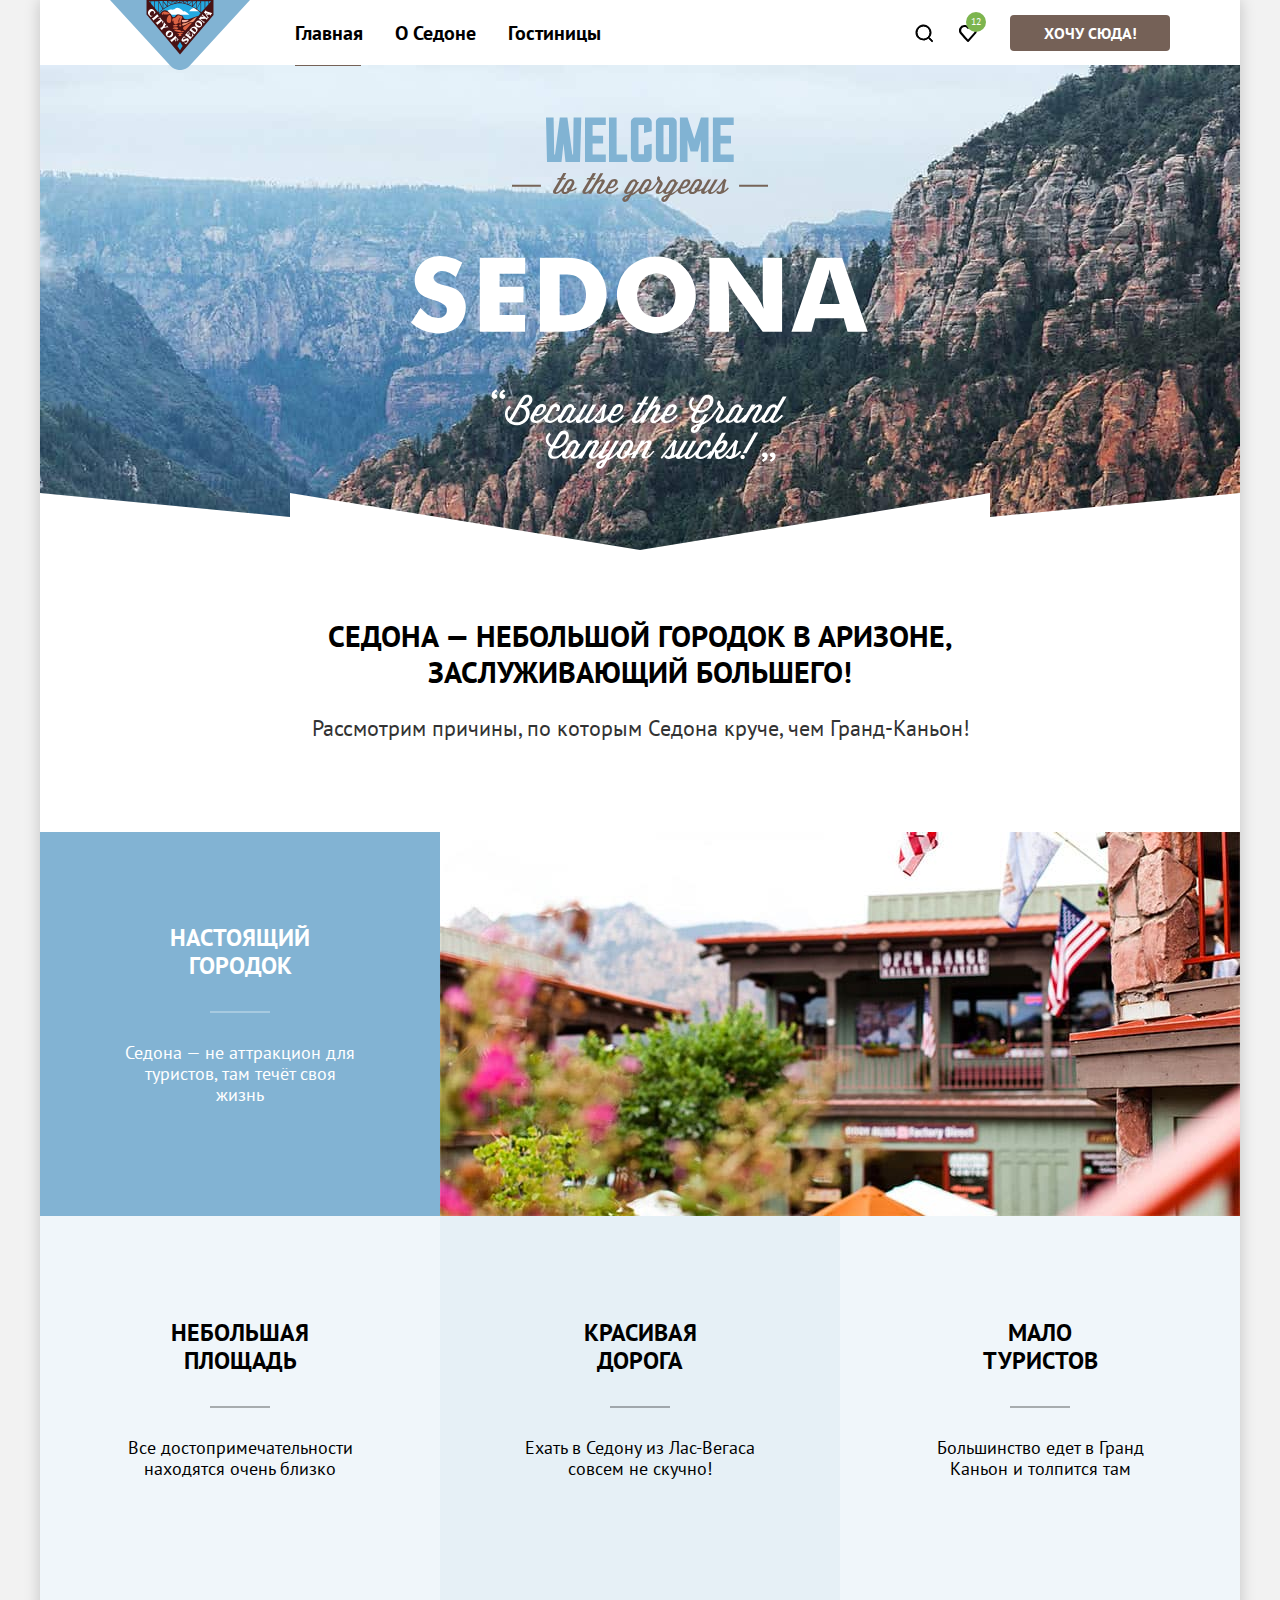
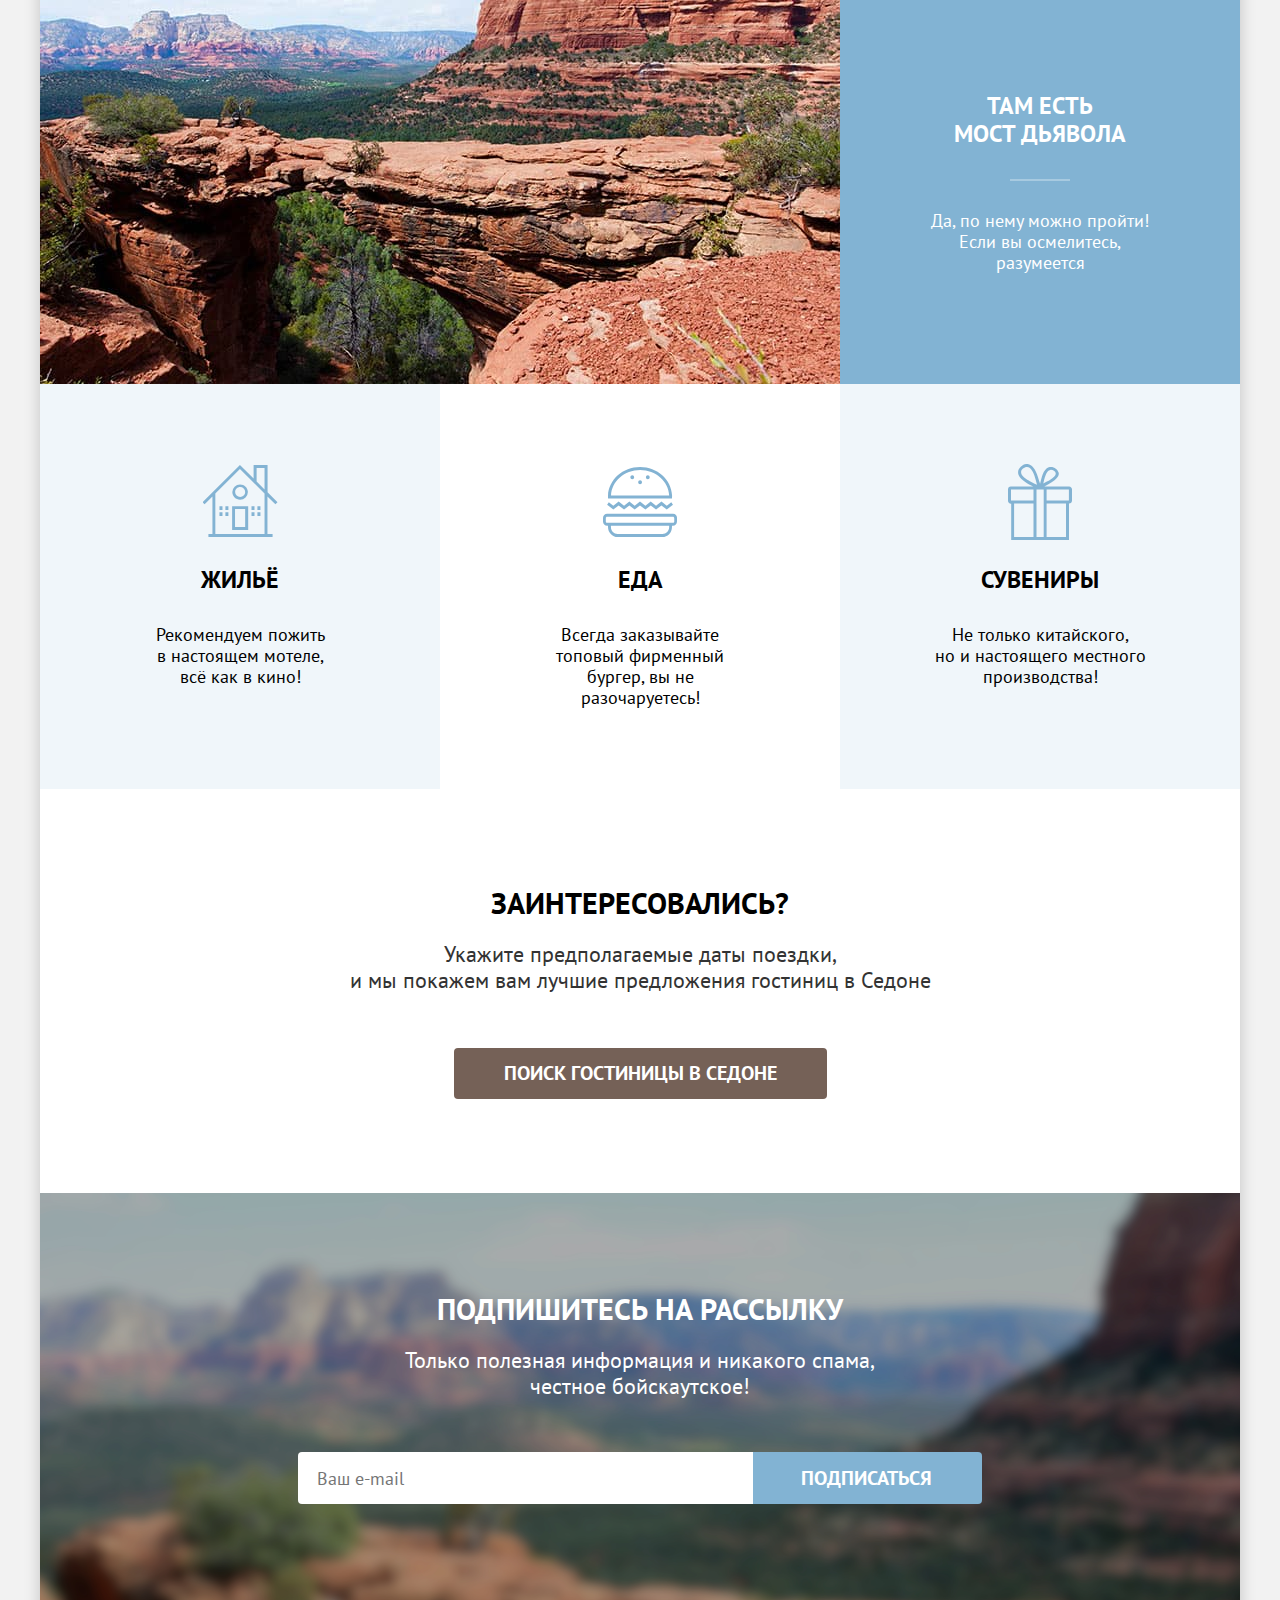
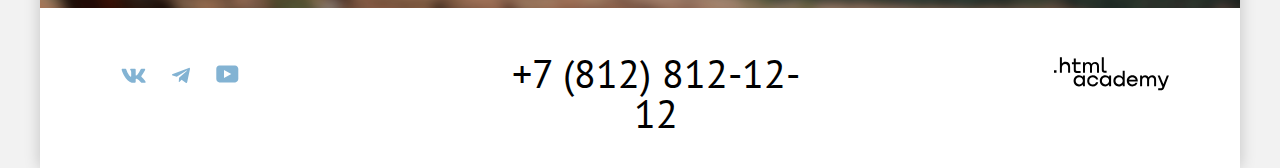
<file: index.html>
<!DOCTYPE html>
<html lang="ru">
  <head>
    <link rel="icon" href="favicon.ico">
    <link rel="icon" type="image/png" href="./images/favicon.png">
    <meta charset="utf-8">
    <title>HTML Academy: Седона</title>
    <link rel="stylesheet" href="styles/styles.css">
  </head>
  <body>
    <div class="page-container">
      <header class="page-header">
        <a class="logo-link" href="#">
          <svg width="140" height="70" fill="none" xmlns="http://www.w3.org/2000/svg">
            <g clip-path="url(#a)">
              <path d="M140 0H0l60.36 65.7c5.28 5.8 14 5.8 19.28 0L140 0Z" fill="#81B3D3" />
              <path d="M37.23.5 69.8 38.4 102.26.7 37.23.5Z" fill="#23A9E1" />
              <path
                d="M61.99 14.7h17.55c-1.32-.8-4.47-4.6-6.1-3.2-.1.1-4.96-5.7-8.1-2.9-2.75 2.5-4.06-.3-7.1 1.6-3.66 2.4 2.02 3.7 3.75 4.5Zm27.08-3.5-9.94.1c3.96-4.5 5.68-4 9.94-.1Z"
                fill="#fff" />
              <path
                d="M99.01 3.6V1.2h2.13l-2.13 2.4ZM49.11 13c.1.1 2.43-2.4 6.18-4.9 3.45-2.3 8.72-4.9 14.6-4.9 5.9 0 11.27 2.7 14.72 5 3.75 2.4 6.09 4.8 6.19 4.9l-2.54 3c-4.56.6-7.81 3.9-12.27 3.2-2.24-.4-2.34-1.6-2.95-2.9-.5-1-1.32-.8-2.33-1.2-.91-.4-1.52-1.1-3.45-.7-1.62.4-1.83 2.9-3.96 2.8-1.11-.1-1.21-1.6-2.84-3.6-4.16-4.9-7.95-4.29-10.59.21L49.1 13ZM40.57 1.2v1.9l-1.62-1.9h1.62Zm54.68 0h3.25v3L95.26 8V1.2ZM91.1 12.6V1.2h3.55v7.4l-3.55 4Zm-.5-10.4v9.9a26.33 26.33 0 0 0-3.66-3l3.65-6.9Zm-4.17-.3v6.8c-.5-.3-.9-.7-1.52-1-.7-.4-1.42-.9-2.23-1.3l3.75-4.5Zm-4.46-.2V6c-1.01-.5-2.13-1-3.14-1.5l3.14-2.8Zm.61-.5h3.75l-3.75 4.6V1.2Zm4.36 0h3.65l-3.65 7.1V1.2Zm-8.93 0h3.96l-3.55 3.1c-.1 0-.2-.1-.3-.1l-.1-3Zm-.5.4V4c-1.02-.4-2.03-.7-3.15-.9l3.15-1.5Zm-4.26 0v1.3L71 2.6l2.24-1Zm-6.9 0 2.23 1c-.81 0-1.52.1-2.23.3V1.6Zm-4.16 0 3.14 1.5c-1.11.2-2.13.5-3.14.9V1.6Zm3.65 1.2L62.5 1.2h3.35v1.6Zm3.55-.4-2.84-1.3h2.84v1.3Zm.71-1.2h2.94L70.1 2.5V1.2Zm3.76 0h3.24l-3.24 1.6V1.2ZM61.28 4.3l-3.56-3.1h3.96v3l-.4.1Zm-3.66-2.6 3.15 2.7c-1.12.4-2.13.9-3.15 1.5V1.7Zm-4.36.2 3.65 4.5a22.9 22.9 0 0 0-3.65 2.4V1.9ZM49 2.2l3.65 7c-1.32 1-2.53 2-3.65 3.2V2.2Zm3.75 6L49.1 1.1h3.65v7.1Zm4.37-2.5-3.76-4.6h3.76v4.6ZM44.33 7.5 41.1 3.7V1.2h3.24v6.3Zm.61-6.3h3.55v11.2l-3.55-4.2v-7ZM36.52 0v14.6L70 54.5 103.48 15V0H36.52Z"
                fill="#491213" />
              <path d="M67.36 46 70 41.8l2.64 4.2L70 50.2 67.36 46Z" fill="#23A9E1" />
              <path
                d="M75.28 30.6c-3.45-2-2.64-3.5.2-4.9 1.52-.7 4.87-3.4 6.19-2.5l-6.4 7.4Zm-2.34 2.5c-2.03-.1-4.36-.4-6.39.1 1.22.3 4.26 1.2 1.42 1.9 1.02 1.4 2.64 1.3 3.65.1-.4-.2-.7-.5-1.01-.7 1.11-.3 2.13-.9 2.33-1.4Zm1.22-1.6c-.91-.8-1.93-.8-2.74 0-1.22-2.1-5.48-1.4-7.5-1.7 1.1 2.6 9.73 3.1 10.24 1.7Zm-6.9-2.2c-1.62-.5-6.9-.4-3.45-1.8 1.12-.4 6.8.1 3.45 1.8Zm2.03-3c-.5-1.1.4-2.4 1.72-1.4 1.22.8-.6 2-1.72 1.4Zm-2.94.1c-2.34.7-5.38-.8-1.63-1.5 2.34-.5 4.77.5 1.63 1.5-.1 0 .1 0 0 0Zm-2.64-6.2c-.5 1.6-1.52 1.9-1.42 0 .1-2.3 1.62-1.7 3.25-2.6 1.31-.7 2.03-3.4 4.36-1.8 1.01.7 2.23.1 2.53 1.2 0-.1-2.94 6.7-1.31 6.7-3.25 0-1.83-3.8-.61-6.4-1.22.6-3.15 4.3-1.52 5-.82 1.1-3.45 2.6-4.77 1.5-1.12-1-.51-2.3-.51-3.6ZM59.65 23c-5.68 0-1.82-8.6.1-8.1 2.24.7 1.93 8.2-.1 8.1Zm-6.29-8.2c-2.64-.1-1.52-2.6.3-3.1 1.73-.5 5.28 1.1 6.5 2.2-1.83.6-4.16.5-6.19.6-.2-2-.7-1.3-.6.3Z"
                fill="#DC6243" />
              <path
                d="M72.84 25.8c-2.94-3 4.36-2.7 5.58-3.8.81.3 7.1-5.4 8.62-5-1.11 1.3-3.45 5.3-5.07 5.3-1.32 0-2.64-.2-3.65.7-1.52 1.4-3.96 2.1-5.48 2.8Z"
                fill="#F49774" />
              <path d="M73.75 22.2c-1.62.9-3.14-2.5-.3-2.2 1.83.2 3.75-.2 5.48.1a5.99 5.99 0 0 1-5.18 2.1Z"
                fill="#F4B1A4" />
              <path
                d="M51.84 20.9c.3.4.6.8.5 1.4 0 .4-.6 1-.2 1.2l1.53-1.8c-.4-.1-3.55-3.8-3.55-4.2l-2.13 1.1c.1.4.8 0 1.21 0 .51 0 .92.4 1.32.7-1.11.9-3.85 3.3-4.16 3.3-.1 0-.7-.4-.7 0 0 .2.6.7.7.8l1.42 1.7c.4-.2-.1-.5.1-.8.1-.2 3.25-2.7 3.96-3.4Zm-3.45-4.5c.3-.1.4.3.61 0l-1.62-1.9c-.2-.3-.51-.6-.51 0 .1.4-4.06 3.7-4.26 3.8-.3.1-.5-.3-.71.1l1.42 1.7c.2.2.3.4.5.6.2.2.1-.4.1-.4-.1-.3.31-.6.62-.8 1.01-1 3.55-3.1 3.85-3.1Zm-5.78-.6c-1.12.3-2.44-.1-2.74-1.3-.4-1.2.4-2.4 1.32-3.1.91-.7 2.33-.6 2.84.5.2.5.1 1.1-.1 1.6-.1.3-.4.6 0 .8.6-.7 1.11-1.4 1.72-2.1-.7-.4-1.01-1.1-1.52-1.7-.6-.7-1.32-1.4-2.33-1.5-1.93-.3-3.65 1.7-3.86 3.4-.1.9.2 1.8.81 2.6.51.6 1.22 1.1 1.63 1.8.2.1 1.82-.7 2.13-.8.2 0 .1-.1.1-.2 0 0-.5.2 0 0Zm25.87 23.6c-.71-.5-2.64-3-3.05-3.5l-.2-.3-.2.1c-.1.1.1.4 0 .6-.5.8-3.75 3.2-3.96 3.4-.4.2-.8-.1-1.01.2.5.6 1.82 2.3 2.03 2.3.3 0 .1-.5.1-.6.1-.2 1.72-1.6 2.33-2.1.2-.2.4.3.61.5.2.3.3.7.2 1-.1.2-.5.6-.2.8.4-.5 1.52-1.8 1.73-2 .2-.2-.41 0-.3-.1-.21.1-.52.2-.72 0-.1 0-.71-.7-.6-.8.3-.2.6-.6 1-.7.62-.1 1.02 1 1.12 1.4.1.4.1.8-.1 1.1-.1.3-.3.5 0 .6l1.42-1.9c0 .1-.1.1-.2 0 .1.1-.1 0 0 0Zm-9.34-8.9c-.7 0-1.42.3-2.02.8a3.52 3.52 0 0 0-.51 4.8c1.32 1.7 3.45 1.9 5.17.7a3.52 3.52 0 0 0 .51-4.8 4.1 4.1 0 0 0-3.14-1.5Zm1.22 1.4c.92-.1 1.52.8 1.12 1.8-.4 1-1.42 2-2.44 2.4-1.21.5-2.03-.5-1.52-1.7.4-1 1.42-2 2.44-2.4.1 0 .2-.1.4-.1Zm-2.84-4.6c.3 0 .61.4.81 0l-1.42-1.7c-.4.2 0 .4-.1.6-.2.3-1.72.5-2.13.6.1-.4.61-1.7.81-1.8.4-.3.61.3.81-.1l-1.82-2.1c-.2-.2-.4-.7-.61-.4 0 0 0 1-.1 1.1-.1.2-.61 2.4-1.22 2.9-.3.3-1.52 1.3-1.83 1.4-.3.1-.5-.4-.8 0l1.62 1.9c.1.1.4.6.5.6.3.1 0-.6.1-.7.1-.3 1.63-1.8 2.34-1.9.91-.2 2.03-.5 3.04-.4-.2 0 .2 0 0 0ZM82.07 34c.1.4.2.9.1 1.3-.1.6-.6 1.9-1.42 1.5-.8-.4-1.42-1.1-2.13-1.7.51-.6 1.02-1.1 1.93-.8.2.1.4 0 .2-.2-.3-.2-2.03-1.3-2.13-1.2-.2.2.3.6.1 1-.1.3-.4.5-.6.8-.51-.4-1.22-.8-.71-1.5.4-.4.8-.8 1.42-.9.4-.1 1.21.3 1.31-.1-.7-.3-1.42-.7-2.13-1 .1.5-2.23 2.9-2.73 3.5-.1.1-.41.4-.41.5 0 .3.4.1.4.1.31-.1 4.47 3.3 4.57 3.6.1.2-.1.4 0 .5 0 0 .1.1.2.1.3-.3 2.95-3.9 3.55-4l-1.52-2.4c-.4.2-.1.7 0 .9Zm-4.06 4.4c-1.31-.9-3.65.8-4.05 1-.71.3-1.22-.4-.81-1 .3-.5.9-.8 1.52-.8.2 0 .91.1.91 0 .1-.1.1-.1 0-.2-.6-.4-1.12-.8-1.72-1.1-.1.7-.92 1.1-1.32 1.6-.51.6-1.02 1.3-1.02 2s.4 1.4 1.12 1.7c.7.4 1.52.1 2.23-.3.4-.3.81-.6 1.22-.8.6-.3 1.52 0 1.32.8-.2.7-.92 1.3-1.63 1.5-.4.1-.8.1-1.21-.1-.3-.1-.61-.5-.82-.1l2.34 1.6c.1-.5.3-.7.7-1 .51-.4.92-.9 1.33-1.4.8-.9 1.11-2.5-.1-3.4Zm17.86-28.1c0 .1 0 .1 0 0l-.91 1-.81 1c-.2.2-.3.3 0 .5.5-.3 3.55 4.8 3.34 5.5-.5.2-4.56-3.3-4.66-3.5 0-.1.2-.7-.1-.6-.1 0-.51.6-.61.7l-.61.7c.2.3.3 0 .6 0 .2.1 1.22.9 1.53 1.1-.51 0-1.73.1-1.93.1-.6.1-.3-.4-.71-.6L89.48 18l-.91 1v.1c.2.2.1.1.4 0 .3-.1 4.36 3.2 4.46 3.4.2.3-.1.6.3.8l1.23-1.4c.1-.1.1-.1 0-.1-.3-.2-.3.1-.71.1-.3-.1-2.95-2.2-3.86-3l5.38-.2c.2 0 .7.6.7.8-.1.2-.3.4 0 .5.31-.4.62-.7.92-1.1l.1-.2c.1 0 .1-.1.1-.2l.1-.1c.31-.3 1.22-1.3 1.12-1.4-.3-.3-.4.3-.81 0-.2-.2-.81-1.2-.91-1.4-.2-.3.4-.6.6-.7.51-.3 2.14-.8 2.34.2 0 .2-.2.4-.1.5 0 0 .1.2.2.1l2.13-2.6-.2-.2c-.5.5-5.58-1.5-5.89-1.8-.1-.2-.1-.8-.3-.8Zm-.2 2.6c.8.3 1.52.6 2.33 1l-.6.3c-.21.1-.41.3-.62.5l-1.11-1.8Zm-6.7 7.7a3.7 3.7 0 0 0-3.04 1.3c-1.22 1.5-1.12 3.7.4 4.9 1.53 1.2 3.76.9 4.97-.5 1.22-1.5 1.12-3.7-.4-4.9-.5-.4-1.22-.7-1.93-.8Zm-1.42 1.6c.6 0 1.32.4 1.73.7.8.5 2.23 1.7 1.52 2.7 0-.1.1-.1-.1.1-.82.8-2.24.1-2.95-.5-.7-.5-2.03-1.7-1.21-2.7.3-.2.6-.3 1.01-.3Zm-3.14 4.3a4 4 0 0 0-3.35 1.6c-.61.8-1.32 1.5-1.93 2.3.2.3.5-.1.81.1.3.2 4.16 3.3 4.16 3.5.1.3-.2.4.1.6.1.1 2.94-3.4 3.25-4 .4-1.1.1-2.4-.81-3.2.1.1.2.1 0 0-.81-.6-1.52-.9-2.23-.9Zm-1.12 1.6h.3c1.42.4 3.45 2.1 2.13 3.6l-.4.4c-.2.2-4.26-3-4.06-3.2.4-.5 1.32-.9 2.03-.8Z"
                fill="#fff" />
            </g>
            <defs>
              <clipPath id="a">
                <path fill="#fff" d="M0 0h140v70H0z" />
              </clipPath>
            </defs>
          </svg>
        </a>
        <nav class="navigation">
          <ul class="navigation-list">
            <li class="navigation-item">
              <a class="navigation-link navigation-link-home " href="home.html">Главная</a>
            </li>
            <li class="navigation-item">
              <a class="navigation-link" href="about.html">О Седоне</a>
            </li>
            <li class="navigation-item">
              <a class="navigation-link" href="hotels.html">Гостиницы</a>
            </li>
          </ul>
          <ul class="navigation-user">
            <li class="navigation-user-list">
              <a class="navigation-user-link navigation-user--serch" href="#">
                <span class="visually-hidden">Поиск</span>
              </a>
            </li>
            <li class="navigation-user-list">
              <a class="navigation-user-link circle-green navigation-user--favorites" href="#">
                <span class="twelve">12</span>
                <span class="visually-hidden">Избранное</span>
              </a>
            </li>
            <li class="navigation-user-list--button">
              <a class="navigation-link-button navigation-user-link" href="#">Хочу&nbsp;сюда!</a>
            </li>
          </ul>
        </nav>
      </header>
      <main class="main-container main-index">
        <h1 class="visually-hidden">Отели в городе Седона</h1>
        <section class="welcome">
          <h2 class="visually-hidden">Неофциальный</h2>
          <img class="welcome-img" src="images/welcome.svg" width="458" height="352" alt="Добро пожаловать.">
        </section>
        <section class="adventures">
          <div class="adventures-city-description">
            <h2 class="adventures-caption">Седона — небольшой городок в Аризоне, заслуживающий большего!</h2>
            <p class="adventures-text">Рассмотрим причины, по которым Седона круче, чем Гранд-Каньон!</p>
          </div>
          <ul class="adventures-list">
            <li class="adventures-item advantures-item--blue">
              <div class="adventures-container">
                <h3 class="adventures-title">Настоящий городок</h3>
                <p class="adventures-description">Седона — не аттракцион для туристов, там течёт своя жизнь</p>
              </div>
              <div class="adventures-img-container">
                <img class="adventures-img" src="images/city-img.jpg" width="800" height="384" alt="Фото города.">
              </div>
            </li>
            <li class="adventures-item advantures-item—square">
              <div class="adventures-container-center">
                <h3 class="adventures-title">Небольшая площадь</h3>
                <p class="adventures-description">Все достопримечательности находятся очень близко</p>
              </div>
            </li>
            <li class="adventures-item advantures-item--olive">
              <div class="adventures-container-center">
                <h3 class="adventures-title">Красивая дорога</h3>
                <p class="adventures-description">Ехать в Седону из Лас-Вегаса совсем не скучно!</p>
              </div>
            </li>
            <li class="adventures-item advantures-item—tourists">
              <div class="adventures-container-center">
                <h3 class="adventures-title">Мало туристов</h3>
                <p class="adventures-description">Большинство едет в Гранд Каньон и толпится там</p>
              </div>
            </li>
            <li class="adventures-item advantures-item--blue">
              <div class="adventures-img-container">
                <img class="adventures-img" src="images/canyon.jpg" width="800" height="384" alt="Каньон.">
              </div>
              <div class="adventures-container">
                <h3 class="adventures-title">Там есть <br>мост дьявола</h3>
                <p class="adventures-description">Да, по нему можно пройти! Если вы осмелитесь, разумеется</p>
              </div>
            </li>
          </ul>
          <ul class="adventures-list">
            <li class="advantures-user advantures-user--home advantages-user--oliva">
              <h3 class="adventures-user-title">Жильё</h3>
              <p class="adventures-description">Рекомендуем пожить в&nbsp;настоящем мотеле, <br>всё как в кино!</p>
            </li>
            <li class="advantures-user advantures-user--food">
              <h3 class="adventures-user-title">Еда</h3>
              <p class="adventures-description">Всегда заказывайте<br> топовый фирменный бургер, вы не разочаруетесь!
              </p>
            </li>
            <li class="advantures-user advantures-user--gift advantages-user--oliva">
              <h3 class="adventures-user-title">Сувениры</h3>
              <p class="adventures-description">Не только китайского,<br> но и настоящего местного производства!</p>
            </li>
          </ul>
        </section>
        <section class="interested">
          <h2 class="interested-title">Заинтересовались?</h2>
          <p class="interested-description">Укажите предполагаемые даты поездки,<br> и мы покажем вам лучшие предложения
            гостиниц в Седоне</p>
          <div class="button-hotel">
            <a class="button-hotel-text" href="#">поиск гостиницы в седоне</a>
          </div>
        </section>
      </main>
      <footer class="page-footer">
        <section class="footer-newsletter">
          <h2 class="footer-newsletter-title">Подпишитесь на рассылку</h2>
          <p class="footer-newsletter-description">Только полезная информация и никакого спама, честное бойскаутское!
          </p>
          <div class="subscription-form">
            <form class="mail-address" action="https://echo.htmlacademy.ru/" method="post">
              <label for="appointment-date"></label>
              <input class="appointment-date-mail" type="text" id="appointment-date" name="appointment-date"
                placeholder="Ваш e-mail">
              <button class="button-subscription" type="submit">подписаться</button>
            </form>
          </div>
        </section>
        <div class="contacts-container">
          <section class=footer-contacts>
            <h2 class="contacts"><span class="visually-hidden">Контакты</span></h2>
            <h3 class="visually-hidden">Соцсети</h3>
            <ul class="footer-social-list">
              <li class="social-item">
                <a class="button-social" href="#">
                  <span class="visually-hidden">ВКонтакте</span>
                  <svg class="vk icon-social" width="25" height="15" fill="none" xmlns="http://www.w3.org/2000/svg">
                    <path fill-rule="evenodd" clip-rule="evenodd"
                      d="M24.12 1.8c.16-.54 0-.94-.8-.94H20.7c-.67 0-.98.34-1.15.73 0 0-1.33 3.2-3.22 5.27-.61.6-.9.8-1.23.8-.16 0-.41-.2-.41-.75v-5.1c0-.66-.19-.95-.74-.95H9.82c-.42 0-.67.3-.67.59 0 .62.95.76 1.04 2.51v3.8c0 .83-.15.98-.48.98-.9 0-3.06-3.2-4.34-6.88-.25-.72-.5-1-1.18-1H1.57c-.75 0-.9.34-.9.73 0 .68.89 4.07 4.14 8.55 2.17 3.06 5.23 4.72 8 4.72 1.68 0 1.88-.37 1.88-1v-2.32c0-.74.16-.88.7-.88.38 0 1.05.19 2.6 1.66 1.79 1.75 2.08 2.54 3.08 2.54h2.63c.75 0 1.12-.37.9-1.1-.23-.72-1.08-1.77-2.2-3.02-.62-.71-1.54-1.48-1.82-1.86-.39-.5-.28-.71 0-1.15 0 0 3.2-4.42 3.54-5.93Z" />
                  </svg>
                </a>
              </li>
              <li class="social-item">
                <a class="button-social" href="#">
                  <span class="visually-hidden">Телеграмм</span>
                  <svg class="tg icon-social" width="18" height="16" fill="none" xmlns="http://www.w3.org/2000/svg">
                    <path
                      d="M16.79.96.84 7.1c-1.09.44-1.08 1.05-.2 1.32l4.1 1.28 9.47-5.98c.44-.27.85-.13.52.17l-7.68 6.93-.28 4.22c.41 0 .6-.2.83-.41l1.99-1.94 4.13 3.06c.77.42 1.31.2 1.5-.71l2.72-12.8c.28-1.1-.43-1.61-1.16-1.28Z" />
                  </svg>
                </a>
              </li>
              <li class="social-item">
                <a class="button-social" href="#">
                  <span class="visually-hidden">youTube</span>
                  <svg class="yt icon-social" width="23" height="18" fill="none" xmlns="http://www.w3.org/2000/svg">
                    <path
                      d="M19 .4H3.4C1.6.4.3 2 .3 3.8v10c0 2 1.3 3.6 3.2 3.6h15.7c1.6 0 3.1-1.6 3.1-3.4V3.8C22.1 2 20.8.4 19 .4ZM8 12.9v-8l7.3 4-7.3 4Z" />
                  </svg>
                </a>
              </li>
            </ul>
          </section>
          <section class="footer-phone">
            <h3 class="footer-phone-title"> <span class="visually-hidden">Телефон</span> </h3>
            <a class="footer-phone-number" href="tel:78128121212">+7 (812) 812-12-12</a>
          </section>
          <section class="footer-logo">
            <h3 class="visually-hidden">Логотип в подвале</h3>
            <a class="footer-logo-icon" href="#">
              <svg class="html-logo-icon" aria-hidden="true" focusable="false" width="115" height="34" fill="none"
                xmlns="http://www.w3.org/2000/svg">
                <path
                  d="M0 13.26v2.6h2.5v-2.6H0ZM11.6 4.86c-1.6 0-2.8.7-3.6 1.7h-.1V.36h-2v15.5h2v-5.3c0-2.1 1.3-3.6 3.3-3.6 1.8 0 2.9 1.4 2.9 3.2v5.7h2v-6.1c.1-3-1.8-4.9-4.5-4.9ZM26.6 5.16h-4.8v-3.7h-2v3.8h-1.9v2h1.9v6c0 1.7 1 2.7 2.7 2.7h4.1v-2h-3.7c-.7 0-1.1-.4-1.1-1.1v-5.7h4.8v-2ZM41.1 4.96c-1.6 0-2.9.8-3.5 2.1h-.1c-.6-1.2-1.8-2.1-3.4-2.1-1.4 0-2.5.8-3.1 1.8h-.1v-1.6H29v10.6h2v-5.4c0-2 1-3.5 2.6-3.5 1.5 0 2.4 1 2.4 2.6v6.3h2v-5.6c0-2.4 1.4-3.3 2.6-3.3 1.5 0 2.4 1 2.4 2.6v6.3h2v-6.5c.1-2.5-1.4-4.3-3.9-4.3ZM47.8 13.06c0 1.7 1 2.7 2.8 2.7h2v-2h-1.7c-.7 0-1.1-.4-1.1-1.1V.36h-2v12.7ZM28.9 20.06c-.9-1.1-2.2-1.8-3.9-1.8-3.1 0-5.4 2.3-5.4 5.6s2.3 5.6 5.4 5.6c1.8 0 3-.8 3.8-1.9h.1v1.6h2v-10.6h-2v1.5Zm-3.6 7.4c-2.2 0-3.6-1.6-3.6-3.6s1.4-3.6 3.6-3.6 3.6 1.6 3.6 3.6c0 1.9-1.4 3.6-3.6 3.6ZM44.2 22.36c-.5-2.4-2.6-4.1-5.4-4.1a5.4 5.4 0 0 0-5.6 5.6c0 3.1 2.2 5.6 5.6 5.6 2.8 0 4.9-1.8 5.4-4.2h-2.1a3.4 3.4 0 0 1-3.3 2.3c-2.2 0-3.6-1.6-3.6-3.6s1.4-3.6 3.6-3.6c1.6 0 2.8 1 3.3 2.2h2.1v-.2ZM55.1 20.06c-.9-1.1-2.2-1.8-3.9-1.8-3.1 0-5.4 2.3-5.4 5.6s2.3 5.6 5.4 5.6c1.8 0 3-.8 3.8-1.9h.1v1.6h2v-10.6h-2v1.5Zm-3.6 7.4c-2.2 0-3.6-1.6-3.6-3.6s1.4-3.6 3.6-3.6 3.6 1.6 3.6 3.6c0 1.9-1.5 3.6-3.6 3.6ZM68.7 20.16c-.9-1.1-2.2-1.9-3.9-1.9-3.1 0-5.4 2.3-5.4 5.6s2.2 5.6 5.4 5.6c1.7 0 3-.8 3.8-1.8h.1v1.5h2v-15.4h-2v6.4Zm-3.6 7.3c-2.2 0-3.6-1.6-3.6-3.6s1.4-3.6 3.6-3.6 3.6 1.6 3.6 3.6c-.1 2-1.5 3.6-3.6 3.6ZM78.3 18.26c-3.3 0-5.5 2.5-5.5 5.6 0 3 2.1 5.6 5.5 5.6 2.5 0 4.5-1.3 5.2-3.6h-2.1c-.5 1-1.6 1.6-3 1.6-1.9 0-3.3-1.3-3.4-2.9h8.8c.2-3.6-2-6.3-5.5-6.3Zm0 1.9c1.7 0 3 1 3.3 2.6h-6.5c.3-1.5 1.5-2.6 3.2-2.6ZM98.2 18.26c-1.6 0-2.9.8-3.6 2h-.1c-.6-1.2-1.8-2-3.4-2-1.4 0-2.5.7-3.1 1.8v-1.5h-1.9v10.6h2v-5.4c0-2 1-3.4 2.6-3.5 1.5 0 2.4 1 2.4 2.6v6.3h2v-5.6c0-2.4 1.4-3.3 2.6-3.3 1.5 0 2.4 1 2.4 2.6v6.3h2v-6.5c.1-2.6-1.4-4.4-3.9-4.4ZM109.4 27.36l-3.6-8.9h-2.2l4.8 11.6c-.3.9-.7 1.2-1.7 1.2h-2.5v2h2.5c1.8 0 2.8-.8 3.5-2.6l4.7-12.2h-2.1l-3.4 8.9Z" />
              </svg>
            </a>
          </section>
        </div>
      </footer>
    </div>
    <div class="modal-container">
      <div class="modal modal-auth">
        <button class="modal-close-button" type="button">
          <span class="visually-hidden">Закрыть.</span>
        </button>
        <section class="modal-content">
          <h2 class="modal-title uppercase">Поиск гостиницы в Седоне</h2>
          <form class="search-modal-form" action="https://echo.htmlacademy.ru/" method="post">
            <div class="field-group">
              <label class="title-modal-form" for="arrival-date-search">Дата заезда:</label>
              <input class="modal-form-field field" type="text" id="arrival-date-search" name="arrival-date"
                value="27 апреля 2020" required>
              <button class="calendar" type="button">
                <span class="visually-hidden">Календарь для выбора даты заезда.</span>
              </button>
              <span class="suitability-date past-date">Мы не можем отправить вас в прошлое.</span>
            </div>
            <div class="field-group">
              <label class="title-modal-form" for="departure-date-search">Дата выезда:</label>
              <input class="modal-form-field field" type="text" id="departure-date-search" name="departure-date"
                value="1 сентября 2023" required>
              <span class="suitability-date">На эти даты есть свободные номера. Пока есть.</span>
              <button class="calendar" type="button">
                <span class="visually-hidden">Календарь для выбора даты заезда.</span>
              </button>
            </div>
            <div class="field-group people-number">
              <label class="title-modal-form" for="adults-modal-form">Взрослые:</label>
              <div class="wrapper-number-input">
                <input class="modal-form-field people-number-input" type="number" id="adults-modal-form"
                  name="adults-number" placeholder="2" required>
                <div class="button-people-number-wrapper number-less">
                  <button class="number-button button-less" type="button">
                    <svg class="number-button-svg" width="14" height="2" viewBox="0 0 14 2"
                      xmlns="http://www.w3.org/2000/svg">
                      <path d="M0 0L0 2L14 2V0L0 0Z" />
                    </svg>
                    <span class="visually-hidden">Меньше.</span>
                  </button>
                </div>
                <div class="button-people-number-wrapper number-more">
                  <button class="number-button button-more" type="button">
                    <svg class="number-button-svg" width="14" height="14" viewBox="0 0 14 14"
                      xmlns="http://www.w3.org/2000/svg">
                      <path d="M14 6H8V0H6V6H0V8H6V14H8V8H14V6Z" />
                    </svg>
                    <span class="visually-hidden">Больше.</span>
                  </button>
                </div>
              </div>
            </div>
            <div class="field-group people-number popover-info">
              <div class="popover-container">
                <label class="title-modal-form child-info" for="child-modal-form">Дети: </label>
                <a href="#" class="popover-information-link">
                  <span class="visually-hidden">Показать дополнительную информацию</span>
                </a>
                <div class="popover">
                  <p class="popover-content">
                    Укажите количество детей, которые будут с вами, возраст которых от 6 до 18 лет. Дети до 6 лет
                    размещаются бесплатно.
                  </p>
                </div>
              </div>
              <div class="wrapper-number-input">
                <input class="modal-form-field people-number-input" type="number" id="child-modal-form"
                  name="child-number" placeholder="2" required>
                <div class="button-people-number-wrapper number-less">
                  <button class="number-button button-less" type="button">
                    <svg class="number-button-svg" width="14" height="2" viewBox="0 0 14 2"
                      xmlns="http://www.w3.org/2000/svg">
                      <path d="M0 0L0 2L14 2V0L0 0Z" />
                    </svg>
                    <span class="visually-hidden">Меньше.</span>
                  </button>
                </div>
                <div class="button-people-number-wrapper number-more">
                  <button class="number-button button-more" type="button">
                    <svg class="number-button-svg" width="14" height="14" viewBox="0 0 14 14"
                      xmlns="http://www.w3.org/2000/svg">
                      <path d="M14 6H8V0H6V6H0V8H6V14H8V8H14V6Z" />
                    </svg>
                    <span class="visually-hidden">Больше.</span>
                  </button>
                </div>
              </div>
            </div>
            <button class="button uppercase modal-button" type="submit">Найти</button>
          </form>
        </section>
      </div>
    </div>
    <script src="./scripts/script.js"></script>
  </body>
</html>
</file>
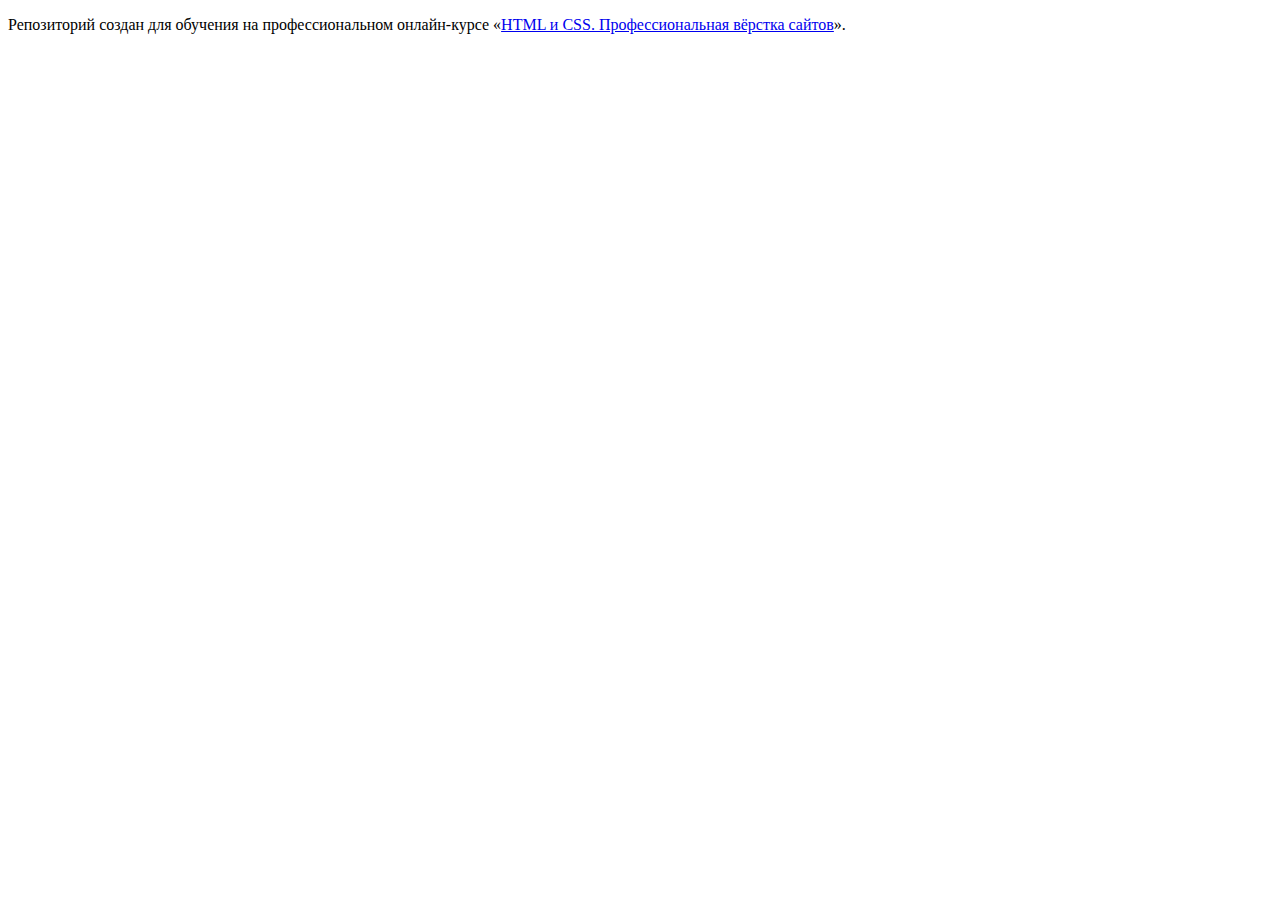
<file: 1/index.html>
<!DOCTYPE html>
<html lang="ru">
  <head>
    <meta charset="utf-8">
    <title>HTML Academy: Седона</title>
    <base href="https://htmlacademy-htmlcss.github.io/2198327-sedona-35/1/">
</head>
  <body>

    <p>Репозиторий создан для обучения на профессиональном онлайн‑курсе «<a href="https://htmlacademy.ru/intensive/htmlcss">HTML и CSS. Профессиональная вёрстка сайтов</a>».</p>

  </body>
</html>
</file>
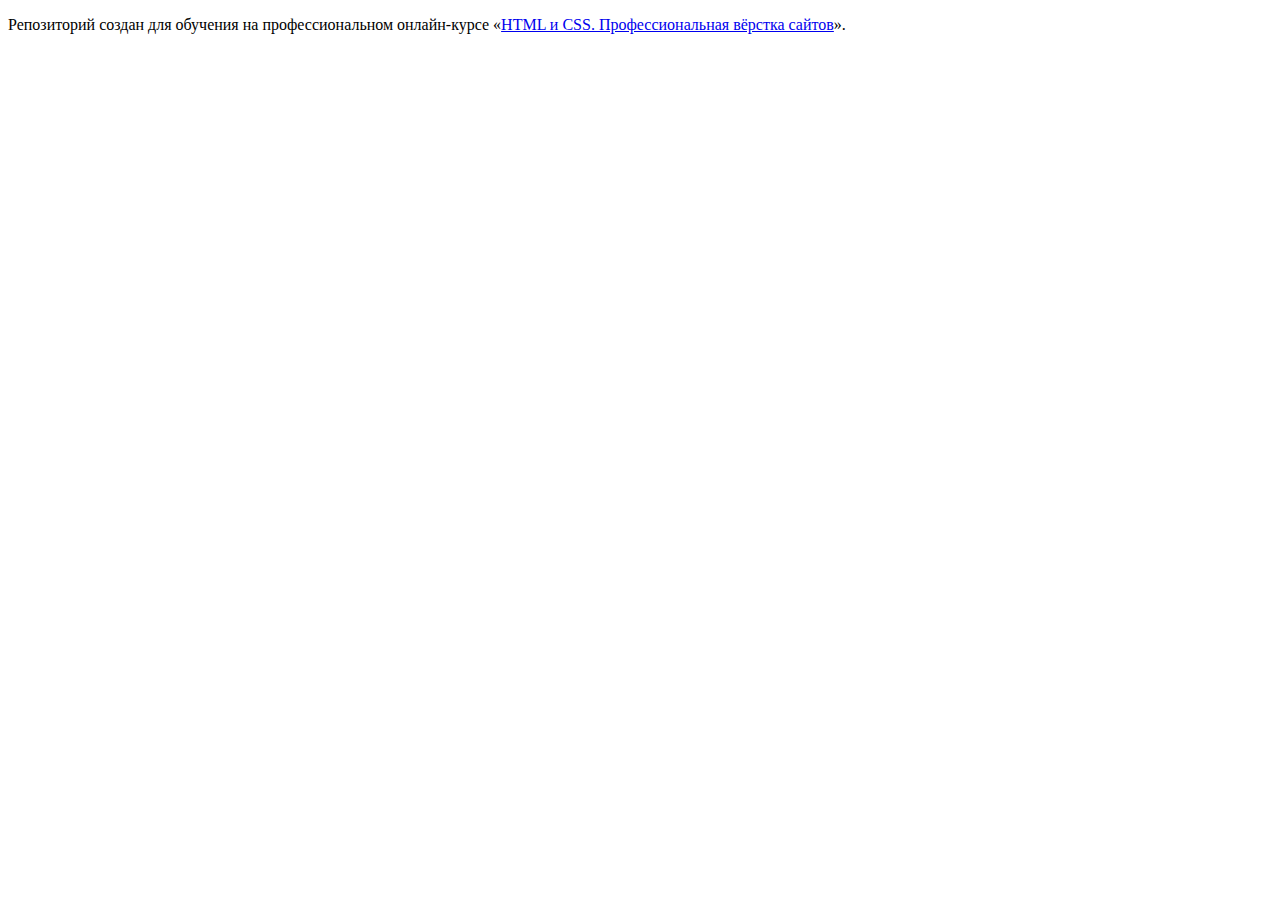
<file: master/index.html>
<!DOCTYPE html>
<html lang="ru">
  <head>
    <meta charset="utf-8">
    <title>HTML Academy: Седона</title>
    <base href="https://htmlacademy-htmlcss.github.io/2198327-sedona-35/master/">
</head>
  <body>

    <p>Репозиторий создан для обучения на профессиональном онлайн‑курсе «<a href="https://htmlacademy.ru/intensive/htmlcss">HTML и CSS. Профессиональная вёрстка сайтов</a>».</p>

  </body>
</html>
</file>
<file: styles/styles.css>
@font-face {
  font-family: "PT Sans";
  font-style: normal;
  font-weight: 400;
  src: url("../fonts/ptsans-400.woff2") format("woff2");
  font-display: swap;
}

@font-face {
  font-family: "PT Sans";
  font-style: normal;
  font-weight: 700;
  src: url("../fonts/ptsans-700.woff2") format("woff2");
  font-display: swap;
}

.html {
  height: 100%;
}

.visually-hidden {
  position: absolute;
  width: 1px;
  height: 1px;
  margin: -1px;
  border: 0;
  padding: 0;
  white-space: nowrap;
  clip-path: inset(100%);
  clip: rect(0 0 0 0);
  overflow: hidden;
}

body {
  margin: 0;
  display: flex;
  flex-direction: column;
  min-height: 100%;
  font-family: "PT Sans", "Arial", sans-serif;
  font-size: 22px;
  line-height: 26px;
  color: #000000;
  background-color: #f2f2f2;
}

.page-container {
  width: 1200px;
  background-color: #ffffff;
  margin: 0 auto;
  box-shadow: 0 0 15px rgba(0, 0, 0, 0.2);
}

.page-header {
  padding: 1px 70px 0 239px;
  position: relative;
  min-height: 63px;
}

.logo-link {
  left: 70px;
  position: absolute;
  top: 0;
}

.navigation {
  display: flex;
  margin: 0 auto;
}

.navigation-list {
  display: flex;
  flex-wrap: wrap;
  width: 600px;
  padding: 0;
  margin: 0;
  list-style-type: none
}

.navigation-link-home {
  position: relative;
}

.navigation-link {
  font-weight: 700;
  font-size: 20px;
  line-height: 24px;
  color: #000000;
  text-decoration: none;
  padding: 20px 16px;
  display: block;
}

.navigation-link-home::before {
  content: "";
  width: 66px;
  border-bottom: 1px solid #756257;
  display: block;
  position: absolute;
  bottom: -1px;
  height: 1px;
}

.navigation-link-home .navigation-link-home::before {
  border-color: rgba(0, 0, 0, 0.3);
}

.navigation-user {
  display: flex;
  max-width: 350px;
  min-height: 64px;
  padding: 0;
  margin: 0 0 0 auto;
  list-style-type: none
}

.navigation-user-list {
  display: flex;
  justify-content: space-between;
  margin: 0;
  list-style-type: none
}

.navigation-user-list--button {
  display: flex;
  padding: 14px 0 14px 20px;
}

.navigation-user-list::after {
  content: "";
  left: 50%;
  top: 81px;
  background-repeat: no-repeat;
  background-position: center;
  background-size: cover;
}

.navigation-user--serch {
  width: 44px;
  height: 64px;
  background: url("../images/search.svg") no-repeat center center;
  display: block;
}

.navigation-user--favorites {
  width: 44px;
  height: 64px;
  background: url("../images/like.svg") no-repeat center center;
  display: block;
  position: relative;
}

.navigation-user-link {
  text-decoration: none;
  position: relative;
  display: block;
}

.twelve {
  display: flex;
  align-items: center;
  justify-content: center;
  font-family: "PT Sans", "Arial", sans-serif;
  font-style: normal;
  font-weight: 400;
  font-size: 10px;
  position: absolute;
  width: 20px;
  height: 20px;
  top: 11px;
  right: 4px;
  background: #7DB54F;
  color: #ffffff;
  text-align: center;
  border-radius: 10px;
}

.navigation-icon {
  position: absolute;
  top: 0;
  right: 0;
  bottom: 0;
  left: 0;
  margin: auto;
  fill: #dbdbdb;
}

.navigation-user-button {
  width: 160px;
  height: 36px;
  padding: 17px 0 0 20px;
}

.navigation-link-button {
  display: block;
  font-weight: 700;
  width: 160px;
  font-size: 16px;
  line-height: 20px;
  color: #ffffff;
  background-color: #756157;
  text-transform: uppercase;
  border: none;
  cursor: pointer;
  text-align: center;
  border-radius: 4px;
  padding: 8px 7px;
  box-sizing: border-box;
}

.navigation-link-button:hover {
  background-color: #615048;
}

.navigation-link-button:focus {
  background-color: #615048;
  outline: none;
}

.navigation-link-button:active {
  color: rgba(255, 255, 255, 0.3);
}

.navigation-link-button--disabled,
.navigation-link-button--disabled:hover,
.navigation-link-button--disabled:focus,
.navigation-link-button--disable:active {
  background-color: #E5E5E5;
  cursor: default;
  color: #ffffff;
}

.main-container {
  flex-grow: 1;
}

.main-index {
  color: #000000;
}

.welcome {
  background-color: #deebf3;
  background-image: url("../images/pattern.svg"), url("../images/hils.jpg");
  background-size: 100% 57px, cover;
  background-repeat: no-repeat, no-repeat;
  background-position: left bottom, center top;
  text-align: center;
  padding: 52px 0 76px 0;
}

.adventures {
  text-align: center;
}

.adventures-city-description {
  width: 1200px;
  height: 282px;
  top: 485px;
  overflow: hidden;
}

.adventures-caption {
  padding: 68px 290px 25px 275px;
  margin: 0 auto;
  font-weight: 700;
  font-size: 30px;
  line-height: 36px;
  width: 650px;
  text-transform: uppercase;
}

.adventures-text {
  padding: 0 280px 90px 251px;
  margin: 0 auto;
  font-weight: 400;
  font-size: 22px;
  line-height: 26px;
  width: 700px;
  color: #333333;
}

.adventures-list {
  display: flex;
  flex-wrap: wrap;
  justify-content: flex-start;
  padding: 0;
  margin: 0;
  width: 100%;
  list-style: none;
}

.adventures-item {
  display: flex;
  background: rgba(131, 179, 211, 0.12);
  color: #000000;
}

.advantures-item--blue {
  color: #ffffff;
  background-color: #82B3D3;
}

.advantures-item--olive {
  background: rgba(131, 179, 211, 0.2);
}

.adventures-container {
  padding: 92px 85px 111px 85px;
  min-height: 384px;
  box-sizing: border-box;
  width: 400px;
}

.adventures-container-center {
  padding: 103px 85px 121px 85px;
  min-height: 384px;
  box-sizing: border-box;
  width: 400px;
}

.adventures-title {
  font-family: "PT Sans", "Arial", sans-serif;
  margin: 0 auto 62px;
  width: 178px;
  font-weight: 700;
  font-size: 24px;
  line-height: 28px;
  text-transform: uppercase;
  position: relative;
}

.adventures-title::before {
  content: "";
  width: 60px;
  height: 1px;
  border-top: 2px solid rgba(0, 0, 0, 0.3);
  display: block;
  position: absolute;
  left: 50%;
  margin-left: -30px;
  bottom: -34px;
}

.advantures-item--blue .adventures-title::before {
  border-color: rgba(255, 255, 255, 0.3);
}

.adventures-description {
  padding: 0;
  margin: 0 auto;
  font-weight: 400;
  font-size: 18px;
  line-height: 21px;
}

.adventures-img-container {
  width: 800px;
  height: 100%;
  overflow: hidden;
}

.adventures-img {
  height: 100%;
  width: auto;
  display: block;
}

.advantures-user {
  color: #000000;
  text-align: center;
  position: relative;
  padding: 182px 85px 81px 85px;
  min-height: 384px;
  box-sizing: border-box;
  width: 400px;
}

.advantures-user::after {
  content: "";
  width: 75px;
  height: 72px;
  left: 50%;
  top: 81px;
  position: absolute;
  background-image: url("../images/home.svg");
  background-repeat: no-repeat;
  background-position: center;
  background-size: cover;
  transform: translateX(-50%);
}

.advantures-user--food::after {
  width: 74px;
  height: 70px;
  background-image: url("../images/burger.svg");
  top: 83px;
}

.advantures-user--gift::after {
  width: 64px;
  height: 76px;
  background-image: url("../images/gift.svg");
  top: 80px;
}

.advantages-user--oliva {
  background-color: rgba(131, 179, 211, 0.12);
}

.adventures-user-title {
  font-weight: 700;
  font-size: 24px;
  line-height: 28px;
  text-transform: uppercase;
  padding: 0;
  margin: 0 0 30px;
}

.adventures-title-last-block {
  margin: 0 auto 30px;
  padding-top: 30px;
  width: 178px;
  font-weight: 700;
  font-size: 24px;
  line-height: 28px;
  text-transform: uppercase;
  position: relative;
}

.interested {
  width: 1200px;
  text-align: center;
  list-style-type: none
}

.interested-title {
  font-family: "PT Sans", "Arial", sans-serif;
  padding: 96px 451px 20px 451px;
  margin: 0;
  font-weight: 700;
  font-size: 30px;
  line-height: 36px;
  text-transform: uppercase;
}

.interested-description {
  padding: 0 304px 62px 304px;
  margin: 0;
  font-weight: 400;
  font-size: 22px;
  line-height: 26px;
  color: #333333;
}

.button-hotel {
  display: block;
  padding: 0 412px 102px 412px;
}

.button-hotel-text {
  padding: 12px 50px 13px 50px;
  font-weight: 700;
  font-size: 20px;
  line-height: 36px;
  color: #ffffff;
  background-color: #756157;
  text-transform: uppercase;
  text-decoration: none;
  border: none;
  cursor: pointer;
  border-radius: 4px;
}

.button-hotel-text:hover {
  background-color: #615048;

}

.button-hotel-text:focus {
  background-color: #615048;
  outline: none;
}

.button-hotel-text:active {
  background-color: #756157;
  color: rgba(255, 255, 255, 0.3);
}

.button-hotel-text--disabled,
.button-hotel-text--disabled:hover,
.button-hotel-text--disabled:focus,
.button-hotel-text--disable:active {
  background-color: #E5E5E5;
  cursor: default;
  color: #ffffff;
}

.page-footer {
  color: #000000;
  background-color: #ffffff;
}

.page-footer a {
  color: inherit;
}

.footer-newsletter {
  width: 1200px;
  background-color: #deebf3;
  background-image: url("../images/subscribe.jpg");
  background-size: cover;
  background-repeat: no-repeat;
  background-position: center top;
  text-align: center;
}

.footer-newsletter-title {
  font-family: "PT Sans", "Arial", sans-serif;
  padding: 98px 396px 20px 396px;
  margin: 0;
  font-weight: 700;
  font-size: 30px;
  line-height: 36px;
  text-transform: uppercase;
  text-align: center;
  color: #ffffff;
}

.footer-newsletter-description {
  font-family: "PT Sans", "Arial", sans-serif;
  margin: 0 336px 41px 336px;
  font-weight: 400;
  font-size: 22px;
  line-height: 26px;
  text-align: center;
  color: #ffffff;
}

.subscription-form {
  display: flex;
  padding: 12px 258px 104px 258px;
}

.mail-address {
  width: 684px;
  margin: 0 auto;
  display: flex;
}

.appointment-form {
  padding: 0;
  margin: 0 auto;
}

.assigned-frame {
  padding: 0 0 104px 258px;
}

.appointment-date-mail {
  font-family: "PT Sans", "Arial", sans-serif;
  width: 445px;
  height: 50px;
  font-weight: 400;
  font-style: normal;
  font-size: 18px;
  line-height: 24px;
  text-transform: none;
  text-align: left;
  padding-left: 19px;
  border-radius: 4px 0 0 4px;
  border: none;
}

.button-subscription {
  font-family: "PT Sans", "Arial", sans-serif;
  width: 232px;
  min-height: 40px;
  padding: 7px 50px 7px 48px;
  font-weight: 700;
  font-size: 20px;
  line-height: 36px;
  text-align: center;
  text-transform: uppercase;
  color: #ffffff;
  background-color: #82B3D3;
  cursor: pointer;
  border-radius: 0 4px 4px 0;
  border: none;
  box-sizing: border-box;
}

.button-subscription:hover {
  background-color: #68A2CA;
}

.button-subscription:focus {
  background-color: #68A2CA;
  outline: none;
}

.button-subscription:active {
  background-color: #82B3D3;
  color: rgba(255, 255, 255, 0.3);
}

.button-subscription--disabled,
.button-subscription--disabled:hover,
.button-subscription--disabled:focus,
.button-subscription--disable:active {
  background-color: #E5E5E5;
  cursor: default;
  color: #ffffff;
}

.contacts-container {
  padding: 10px 70px 30px 68px;
  display: flex;
  flex-direction: row;
  width: 1062px;
}

.footer-contacts {
  color: #000000;
  background-color: #ffffff;
  width: 150px;
  padding-top: 4px;
}

.footer-social-list {
  display: flex;
  flex-wrap: wrap;
  justify-content: flex-start;
  max-width: 236px;
  min-height: 40px;
  margin: 0;
  padding: 0;
  list-style-type: none
}

.social-item {
  display: block;
  padding: 13px;
}

.icon-social {
  fill: #83B3D3;
}

.button-social:hover .icon-social {
  fill: #68A2CA;
}

.button-social:focus .icon-social {
  fill: #68A2CA;
}

.button-social:focus {
  outline: none;
}

.button-social:active .icon-social {
  fill: rgba(104, 162, 202, 0.3);
}

.icon-social--disabled,
.icon-social--disabled:hover,
.icon-social--disabled:focus,
.icon-social--disable:active {
  background-color: #E5E5E5;
  cursor: default;
  fill: #ffffff;
}

.footer-phone {
  display: block;
  padding-top: 10px;
}

.footer-phone {
  padding: 9px 142px 5px;
  width: 796px;
  text-align: center;
  box-sizing: border-box;
}

.footer-phone-number {
  width: 331px;
  display: inline-block;
  font-weight: 400;
  font-size: 40px;
  line-height: 40px;
  text-transform: uppercase;
  text-align: center;
  text-decoration: none;
  color: #000000;
}

.footer-phone-number:hover {
  color: #756157;
}

.footer-phone-number:focus {
  color: #756157;
  outline: none;
}

.footer-phone-number:active {
  color: rgba(117, 97, 87, 0.3);
}

.footer-phone-number--disabled,
.footer-phone-number--disabled:hover,
.footer-phone-number--disabled:focus,
.footer-phone-number--disable:active {
  cursor: default;
  color: #ffffff;
}

.footer-phone {
  display: block;
}

.footer-logo {
  padding-top: 39px;
  width: 115px;
}

.html-logo-icon {
  fill: #000000;
}

.footer-logo-icon:hover .html-logo-icon {
  fill: #756157;
}

.footer-logo-icon:focus .html-logo-icon {
  fill: #756157;
}

.footer-logo-icon:focus {
  outline: none;
}

.footer-logo-icon:active .html-logo-icon {
  fill: rgba(117, 97, 87, 0.3);
}

.html-logo-icon--disabled,
.html-logo-icon--disabled:hover,
.html-logo-icon--disabled:focus,
.html-logo-icon--disable:active {
  color: #e5e5e5;
  cursor: default;
  fill: #ffffff;
}

.modal-container {
  height: 100%;
  width: 100%;
  background-color: rgba(242, 242, 242, 0.8);
  position: fixed;
  top: 0;
  left: 0;
  z-index: 2;
  display: none;
}

.modal-container--show {
  display: flex;
}

.modal {
  position: relative;
  margin: auto;
  padding: 64px 70px;
  background-color: #ffffff;
  box-shadow: 0 25px 50px rgba(0, 0, 0, 0.15);
  border-radius: 30px;
}

.modal-auth {
  width: 577px;
}

.modal-close-button {
  width: 53px;
  height: 53px;
  border-radius: 50%;
  background-color: #f2f2f2;
  border: none;
  position: absolute;
  right: 52px;
  top: 64px;
  cursor: pointer;
}

.modal-close-button::before,
.modal-close-button::after {
  content: "";
  width: 19px;
  height: 2px;
  background-color: #000000;
  top: 25px;
  left: 17px;
  display: block;
  position: absolute;
}

.modal-close-button::before {
  transform: rotate(45deg);
}

.modal-close-button::after {
  transform: rotate(-45deg);
}

.modal-close-button:hover {
  background-color: #e6e6e6;
}

.modal-close-button:focus {
  outline: 3px solid #83b3d3;
}

.modal-close-button:hover::before,
.modal-close-button:hover::after {
  background-color: rgb(0, 0, 0, 0.3);
}

.modal-title {
  font-size: 30px;
  line-height: 36px;
  margin: 0;
  padding: 0;
  margin-bottom: 64px;
}

.search-modal-form {
  width: 577px;
  display: grid;
  grid-template-columns: repeat(2, 1fr);
  gap: 23px 82px;
}

.field-group {
  margin: 0;
  padding: 0;
  font-weight: 700;
  font-size: 20px;
  line-height: 24px;
  display: grid;
  align-items: center;
}

.field-group:not(.people-number) {
  grid-column: 1/-1;
  grid-template-columns: 136px 1fr;
}

.people-number {
  display: grid;
  grid-template-columns: 135px auto;
}

.title-modal-form {
  text-transform: capitalize;
}

.modal-form-field {
  font-family: "PT Sans", sans-serif;
  font-weight: 700;
  font-size: 18px;
  line-height: 24px;
  color: #000000;
  padding: 12px 45px 12px 20px;
  border: none;
  background-color: #f2f2f2;
  border-radius: 4px;
}

.modal-form-field:focus {
  outline: 3px solid #83b3d3;
  border-radius: 4px;
}

.field {
  grid-column: 2/-1;
}

.field-group:not(.people-number) {
  position: relative;
}

.calendar {
  position: absolute;
  background-image: url("../images/icons/calendar-icon.svg");
  background-repeat: no-repeat;
  display: block;
  width: 18px;
  height: 15px;
  top: 43%;
  transform: translateY(-100%);
  right: 22px;
  border: none;
  cursor: pointer;
  opacity: 30%;
}

.child-info {
  position: relative;
}

.popover-info {
  position: relative;
  margin-left: 7px;
}

.child-info:hover::after .popover {
  display: block;
}

.popover-container {
  position: relative;
}

.popover {
  width: 256px;
  padding-top: 18px;
  font-family: "PT Sans", sans-serif;
  color: #ffffff;
  font-weight: 400;
  font-size: 16px;
  line-height: 20px;
  position: absolute;
  z-index: 1;
  box-sizing: border-box;
  top: 22px;
  right: -66px;
  text-transform: none;
  display: none;
}

.popover-content {
  padding: 18px 22px 25px;
  background-color: #333333;
  border-radius: 10px;
  box-shadow: 0 15px 30px rgba(0, 0, 0, 0.3);
  margin: 0;
  max-height: 100px;
  overflow: auto;
}

.popover::before {
  content: "";
  display: block;
  width: 0;
  height: 0;
  position: absolute;
  border-right: 15px solid transparent;
  border-left: 15px solid transparent;
  border-bottom: 15px solid #333333;
  left: 112px;
  top: 8px;
}

.popover-information-link {
  display: block;
  width: 26px;
  height: 26px;
  border-radius: 50%;
  background-color: #82b3d3;
  top: -3px;
  left: 60px;
  position: absolute;
  background-image: url("../images/info-icon.svg");
  background-repeat: no-repeat;
  background-position: center;
  cursor: pointer;
}

.popover-information-link:hover + .popover {
  display: block;
}

.popover-container:hover .popover {
  display: block;
}

.popover-information-link:focus + .popover {
  display: block;
}

.people-number-input {
  width: 110px;
  box-sizing: border-box;
  text-align: center;
  justify-self: end;
  padding: 12px 40px;
}

.people-number-input::-webkit-outer-spin-button,
.people-number-input::-webkit-inner-spin-button {
  appearance: none;
  margin: 0;
}

.suitability-date {
  display: block;
  text-align: center;
  font-weight: 400;
  font-size: 16px;
  line-height: 21px;
  margin-top: 4px;
  grid-column: 2 / -1;
  justify-self: start;
  text-indent: 20px;
}

.past-date {
  color: #ff5757;
}

.wrapper-number-input {
  position: relative;
  width: min-content;
}

.button-people-number-wrapper {
  padding: 14px 10px;
  top: 0;
  position: absolute;
}

.number-more {
  left: 70px;
}

.number-button {
  border: none;
  cursor: pointer;
  width: 20px;
  height: 20px;
  background-color: transparent;
  margin: 0;
  padding: 0;
  display: block;
}

.number-button .number-button-svg {
  fill: rgba(117, 97, 87, 0.3);
  display: flex;
  margin: auto;
}

.number-button:hover .number-button-svg,
.number-button:focus .number-button-svg {
  fill: #000000;
}

.number-button:focus {
  outline: 3px solid #82b3d3;
  border-radius: 4px;
}

.number-button:active .number-button-svg {
  fill: rgba(117, 97, 87, 0.3);
}

.modal-button {
  font-family: "PT Sans", sans-serif;
  background-color: #82b3d3;
  border-radius: 10px;
  font-weight: 700;
  font-size: 20px;
  line-height: 24px;
  color: #ffffff;
  border: 0;
  padding: 18px 50px;
  width: 100%;
  grid-column: 1/-1;
  margin-top: 24px;
}

.modal-button:hover,
.modal-button:focus {
  background-color: #68a2ca;
}

.modal-button:active {
  background-color: #82b3d3;
  color: rgba(255, 255, 255, 0.3);
}

.modal-button:disabled {
  border-color: #e5e5e5;
  color: rgba(255, 255, 255, 0.3);
}
</file>
